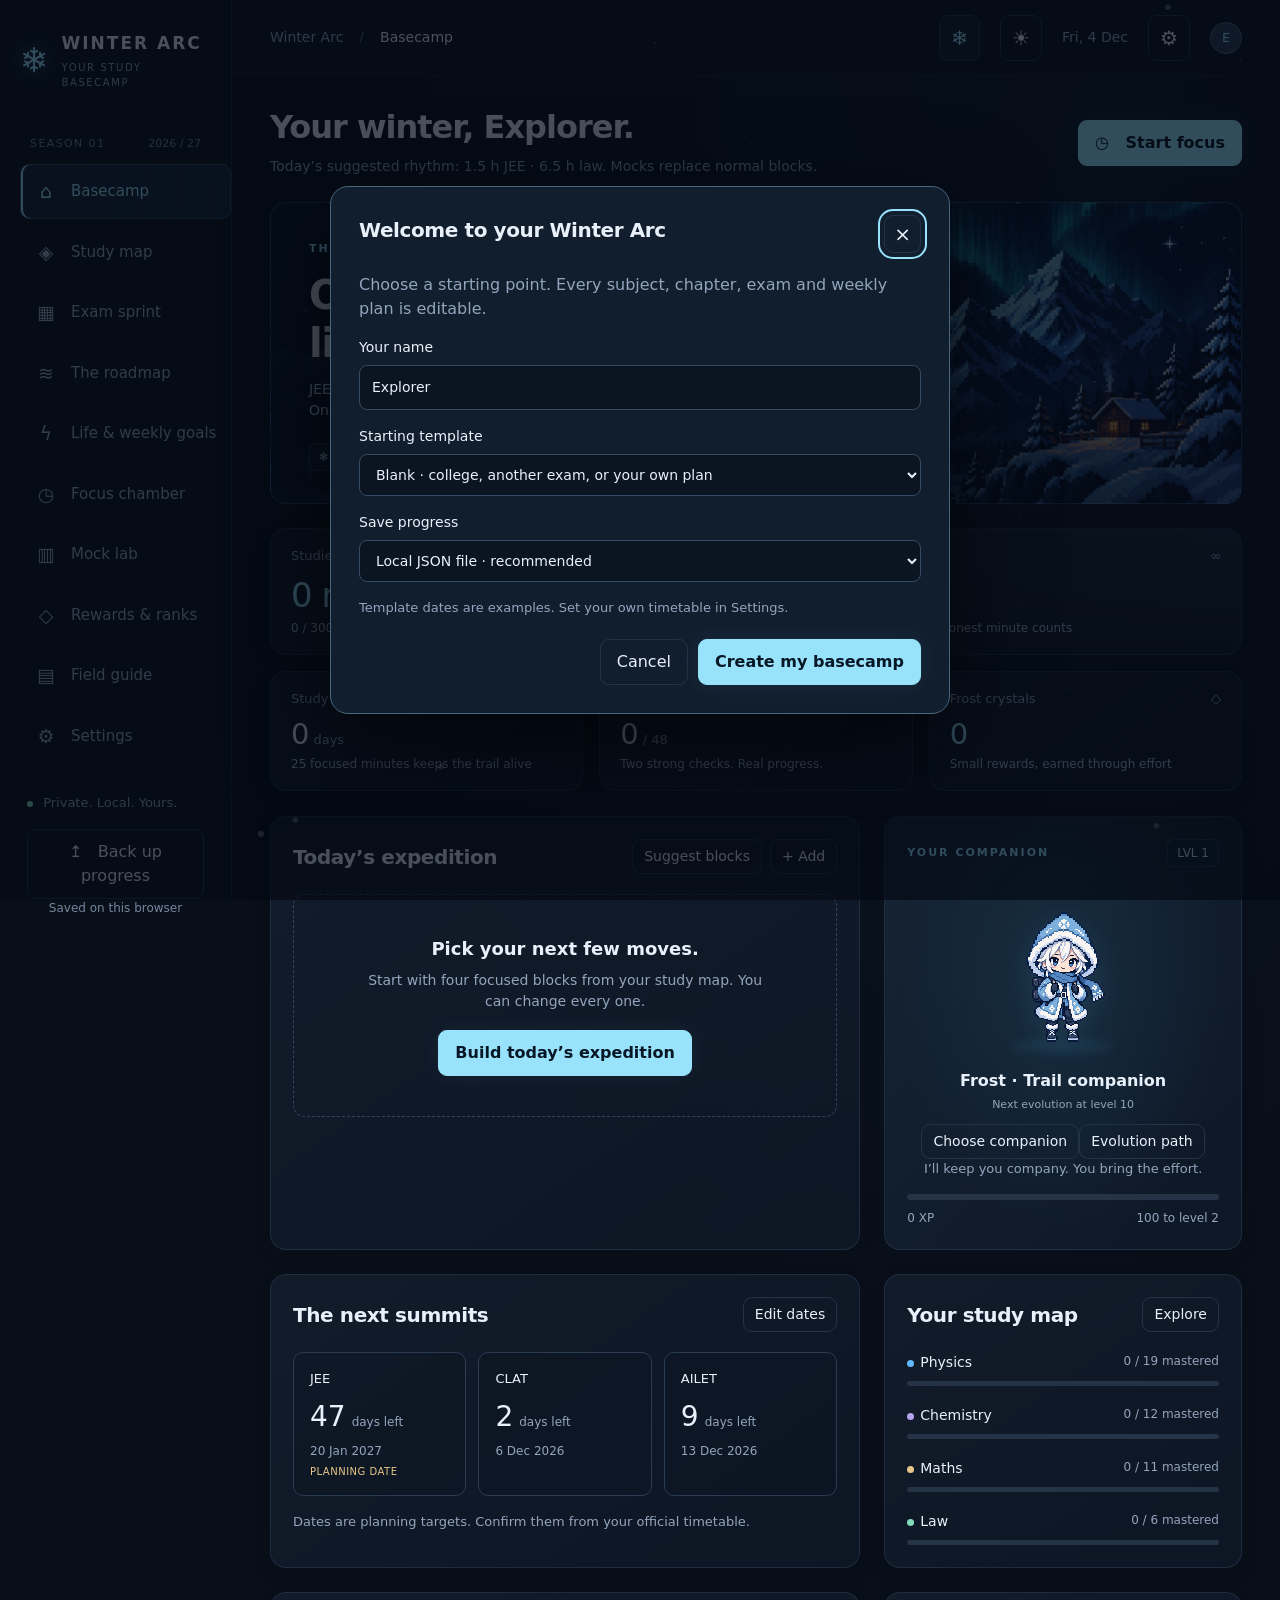
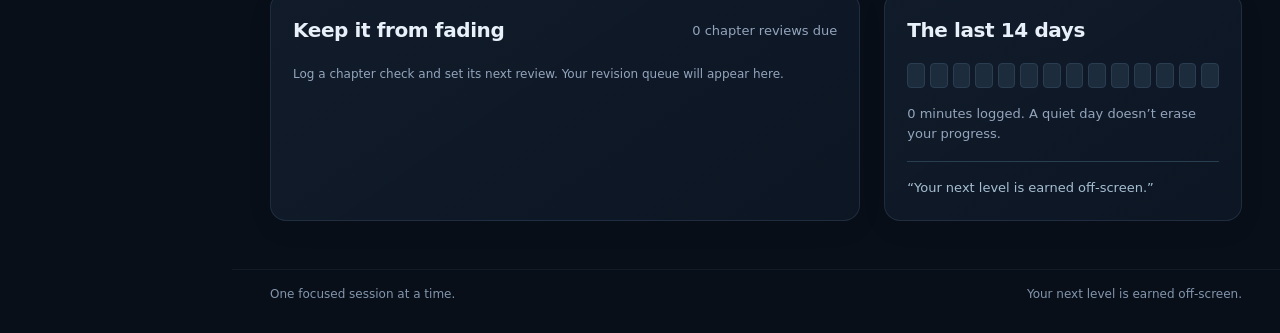
<file: index.html>
<!doctype html>
<html lang="en">
<head>
  <meta charset="utf-8"><meta name="viewport" content="width=device-width,initial-scale=1,viewport-fit=cover,interactive-widget=resizes-content">
  <meta name="theme-color" content="#09121e"><meta name="description" content="Your private Winter Arc study basecamp. Focus, practise, review, and level up.">
  <link rel="canonical" href="https://wintercarc.vercel.app/">
  <meta property="og:type" content="website"><meta property="og:url" content="https://wintercarc.vercel.app/">
  <meta property="og:title" content="Winter Arc — Study. Level up. Make your comeback.">
  <meta property="og:description" content="A free, open-source study planner with evolving pixel companions, focus sessions, and your own syllabus. No account; progress stays local.">
  <meta property="og:image" content="https://wintercarc.vercel.app/assets/social-preview.jpg"><meta property="og:image:width" content="1200"><meta property="og:image:height" content="630">
  <meta property="og:image:alt" content="Winter Arc winter pixel-art basecamp with Frost: Study. Level up. Make your comeback.">
  <meta name="twitter:card" content="summary_large_image"><meta name="twitter:title" content="Winter Arc — Study. Level up. Make your comeback.">
  <meta name="twitter:description" content="Free, open-source study planner. Evolving pixel companions, focus sessions, and your own syllabus. Progress stays local."><meta name="twitter:image" content="https://wintercarc.vercel.app/assets/social-preview.jpg">
  <title>Winter Arc — Study Basecamp</title>
  <link rel="icon" type="image/png" href="assets/winter-arc-icon.png">
  <link rel="stylesheet" href="styles.css"><link rel="stylesheet" href="motion.css"><link rel="stylesheet" href="planner.css">
  <script defer src="data.js"></script><script defer src="core.js"></script><script defer src="plan.js"></script><script defer src="custom.js"></script><script defer src="disk.js"></script><script defer src="syllabus.js"></script><script defer src="profile.js"></script><script defer src="life.js"></script><script defer src="planner.js"></script><script defer src="app.js"></script><script defer src="motion.js"></script>
</head>
<body>
<a class="skip" href="#main">Skip to study workspace</a>
<div id="snow" aria-hidden="true"></div>
<aside class="sidebar" aria-label="Main navigation">
 <a class="brand" href="#basecamp"><span class="brand-icon">❄</span><span>WINTER ARC<small>YOUR STUDY BASECAMP</small></span></a>
 <div class="season-label">SEASON 01 <span>2026 / 27</span></div>
 <nav id="nav"></nav>
 <div class="sidebar-bottom"><div class="local-label"><span></span> Private. Local. Yours.</div><button class="quiet wide" data-action="export">↥ &nbsp; Back up progress</button><p id="save-status">Saved on this browser</p></div>
</aside>
<div class="shell">
 <header class="topbar"><div><span class="breadcrumb">Winter Arc</span><span class="slash">/</span><span id="page-label">Basecamp</span></div><div class="top-tools"><span id="today-label"></span><button class="icon-button" data-action="settings" aria-label="Open settings">⚙</button><span class="avatar-initial">A</span></div></header>
 <main id="main" tabindex="-1"></main>
 <footer>One focused session at a time. <span>Your next level is earned off-screen.</span></footer>
</div>
<div id="timer-dock" hidden></div><div id="toast" role="status" aria-live="polite"></div>
<dialog id="modal" aria-labelledby="modal-title"><div id="modal-content"></div></dialog>
<dialog id="tutorial" aria-labelledby="tutorial-title"></dialog>
<dialog id="celebration" aria-labelledby="celebration-title"></dialog>
<input type="file" id="syllabus-file" accept=".pdf,.docx,.txt,.md,application/pdf,application/vnd.openxmlformats-officedocument.wordprocessingml.document" hidden>
<input type="file" id="import-file" accept="application/json,.json" hidden>
<script>if(location.protocol==='file:')document.documentElement.dataset.direct='true';</script>
</body></html>
</file>
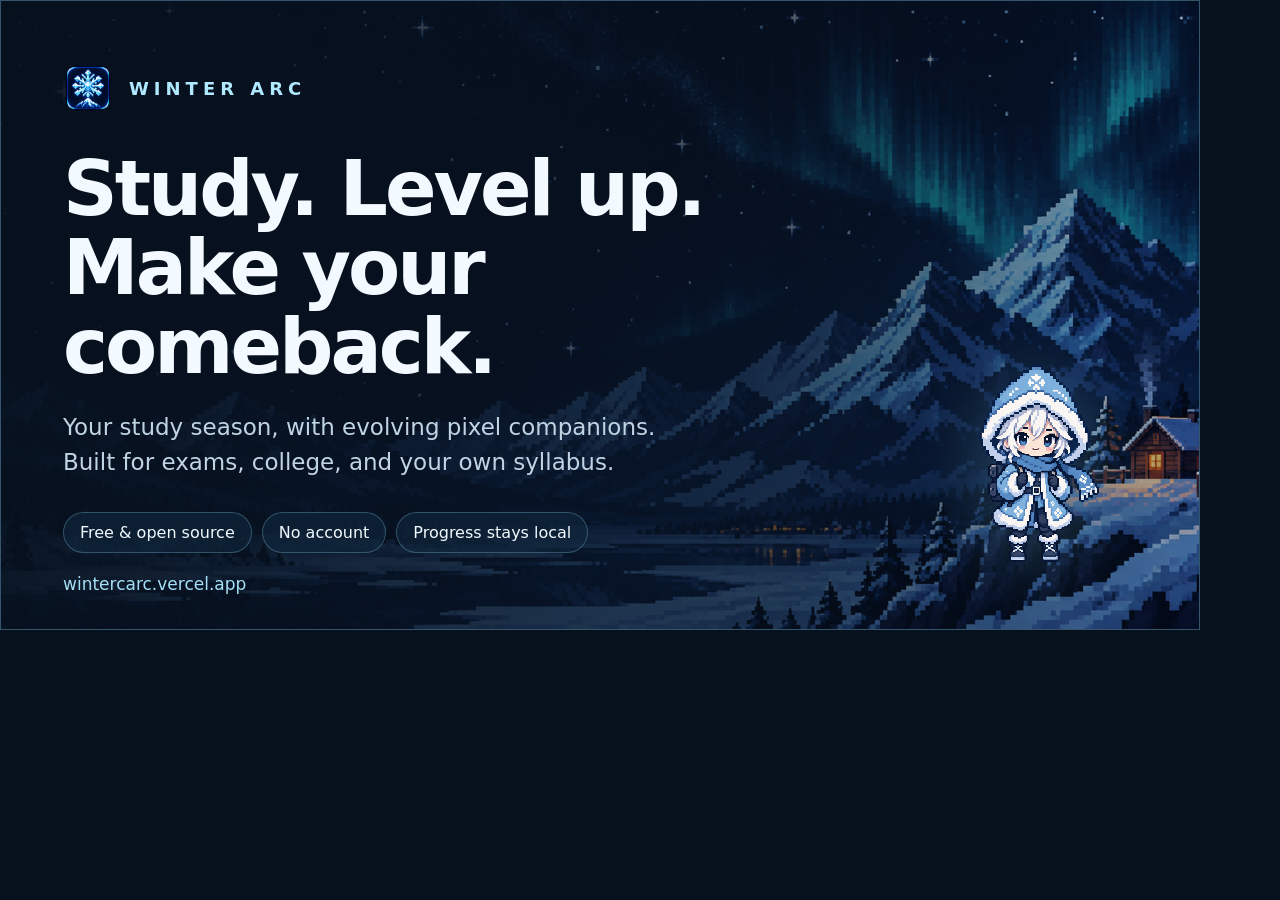
<file: docs/social-card.html>
<!doctype html><html><head><meta charset="utf-8"><title>Winter Arc · Launch card</title><style>*{box-sizing:border-box}body{margin:0;background:#07111e;color:#f2f9ff;font-family:'Segoe UI',system-ui,sans-serif}.card{width:1200px;height:630px;position:relative;overflow:hidden;border:1px solid #35556d;background:linear-gradient(90deg,#07111ef0,#07111eaa 65%,#07111e44),url('../assets/winter-banner.png') center/cover;padding:62px}.brand{font-size:18px;letter-spacing:5px;color:#b0e9ff;font-weight:700;display:flex;gap:16px;align-items:center}.brand img{width:50px;height:50px;border-radius:12px}h1{font-size:76px;line-height:1.04;letter-spacing:-3px;max-width:780px;margin:36px 0 24px}p{font-size:23px;line-height:1.5;color:#c0d4e4;max-width:670px;margin:0}.pills{display:flex;gap:10px;margin-top:33px}.pills span{border:1px solid #89cce84d;padding:10px 16px;border-radius:25px;background:#12283e99;font-size:16px}.url{position:absolute;bottom:35px;left:62px;color:#a5dff6;font-size:17px}.pet{position:absolute;right:34px;bottom:24px;width:260px;height:290px;object-fit:contain;image-rendering:pixelated;filter:drop-shadow(0 10px 35px #84dfff44)}</style></head><body><div class="card"><div class="brand"><img src="../assets/winter-arc-icon.png" alt="">WINTER ARC</div><h1>Study. Level up.<br>Make your comeback.</h1><p>Your study season, with evolving pixel companions.<br>Built for exams, college, and your own syllabus.</p><div class="pills"><span>Free & open source</span><span>No account</span><span>Progress stays local</span></div><div class="url">wintercarc.vercel.app</div><img class="pet" src="../assets/winter-companion.png" alt="Frost"></div></body></html>
</file>
<file: styles.css>
:root{color-scheme:dark;--bg:#090f19;--surface:#101a28;--surface2:#142133;--line:#243347;--muted:#93a5bd;--text:#e8f0fa;--ice:#98e2fc;--blue:#60b9ff;--green:#83ddbd;--amber:#e8c589;--radius:16px;--font:'Segoe UI',system-ui,sans-serif}
*{box-sizing:border-box}body{margin:0;background:radial-gradient(ellipse at 75% 0%,#12283f66,transparent 50%),var(--bg);font:16px/1.5 var(--font);color:var(--text)}button,input,select,textarea{font:inherit}button,a,input,select,textarea{-webkit-tap-highlight-color:transparent}button{cursor:pointer}button:disabled{cursor:not-allowed;opacity:.4}button:focus-visible,a:focus-visible,input:focus-visible,select:focus-visible,textarea:focus-visible{outline:2px solid var(--ice);outline-offset:4px}button{border:1px solid var(--line);background:#1a293b;color:var(--text);border-radius:9px;padding:10px 16px;transition:background .18s,transform .18s,border-color .18s}button:hover:not(:disabled){background:#263d54;border-color:#4d708b;transform:translateY(-1px)}button.primary{background:var(--ice);color:#071725;border-color:var(--ice);font-weight:650;box-shadow:0 0 22px #9ce8ff12}button.primary:hover{background:#c4f0ff}button.quiet{background:transparent}button.small{padding:6px 11px;font-size:14px}button.icon-button{padding:7px 11px;background:transparent;font-size:20px}a{color:var(--ice);text-decoration:none}.wide{width:100%}.skip{position:fixed;top:-100px;left:20px;z-index:99;padding:12px;background:var(--bg)}.skip:focus{top:10px}.sidebar{position:fixed;inset:0 auto 0 0;width:232px;background:#0c1420ed;border-right:1px solid #24334799;display:flex;flex-direction:column;padding:31px 20px;z-index:5;backdrop-filter:blur(20px)}.brand{display:flex;gap:11px;align-items:center;font-weight:750;letter-spacing:2px;color:var(--text);font-size:17px}.brand-icon{font-size:34px;font-weight:400;color:var(--ice);text-shadow:0 0 22px #63cbff77}.brand small{display:block;letter-spacing:1.6px;font-size:10px;color:var(--muted);font-weight:500;margin-top:3px}.season-label{font-size:11px;letter-spacing:1.4px;color:#70859f;margin:46px 10px 12px}.season-label span{float:right;letter-spacing:0}nav{display:grid;gap:6px}nav button{display:flex;align-items:center;gap:14px;text-align:left;border:1px solid transparent;background:transparent;padding:12px 14px;color:#9bacc1;font-size:15px}nav button.active{color:var(--ice);background:linear-gradient(100deg,#233d536b,#152438);border-color:#30465b}nav button span{font-size:19px;width:22px;text-align:center}.sidebar-bottom{margin-top:auto;padding:30px 7px 0}.local-label{font-size:13px;color:var(--muted);margin-bottom:16px}.local-label span{display:inline-block;width:6px;height:6px;border-radius:50%;background:var(--green);margin-right:6px}.sidebar-bottom p{font-size:12px;color:#73869f;text-align:center}.shell{margin-left:232px}.topbar{height:76px;border-bottom:1px solid #24334777;display:flex;justify-content:space-between;align-items:center;padding:0 38px;font-size:14px}.breadcrumb{color:var(--muted)}.slash{margin:0 16px;color:#496079}.top-tools{display:flex;gap:20px;align-items:center;color:var(--muted)}.avatar-initial{background:#283b51;border:1px solid #48667d;border-radius:50%;width:32px;height:32px;display:grid;place-items:center;color:var(--ice);font-size:13px}main{max-width:1440px;margin:auto;padding:32px 38px 24px;outline:none}footer{max-width:1440px;padding:15px 38px 30px;margin:auto;font-size:12px;color:#8295ad;border-top:1px solid #24334755}footer span{float:right}h1,h2,h3,p{margin-top:0}h1{font-size:32px;letter-spacing:-1px;line-height:1.2;margin-bottom:10px;font-weight:650}h2{font-size:20px;letter-spacing:-.4px;font-weight:600;margin-bottom:18px}h3{font-size:16px;font-weight:600;margin-bottom:8px}.muted{color:var(--muted)}.eyebrow{font-size:11px;font-weight:650;letter-spacing:2px;color:var(--ice);text-transform:uppercase}.page-heading{display:flex;justify-content:space-between;gap:20px;align-items:center;margin:0 0 25px}.page-heading p{margin:0;color:var(--muted);font-size:14px}.banner{position:relative;min-height:232px;border:1px solid #46688477;border-radius:var(--radius);overflow:hidden;background:radial-gradient(ellipse at 70% 0%,#30657888,transparent 50%),linear-gradient(125deg,#101e30,#182e43 60%,#28485e);display:flex;justify-content:space-between;align-items:center;padding:32px 38px;margin-bottom:24px;isolation:isolate}.banner.has-art{background-image:linear-gradient(90deg,#071321e8,#07132188 52%,#07132122),url('assets/winter-banner.png');background-size:cover;background-position:center 55%}.banner::after{content:'';position:absolute;inset:0;background:linear-gradient(0deg,#09121d55,transparent 45%);z-index:-1}.banner h1{font-size:40px;max-width:540px;letter-spacing:-1.5px;margin:12px 0}.banner p{font-size:14px;color:#bbcede;max-width:445px;margin-bottom:22px}.tag{display:inline-flex;gap:6px;align-items:center;background:#0e1f31b0;border:1px solid #526d8155;border-radius:6px;padding:4px 9px;color:#c0d8eb;font-size:12px}.banner-tags{display:flex;gap:8px;flex-wrap:wrap}.hero-snow{position:absolute;right:30px;top:13px;font-size:120px;color:#b6e7ff19;line-height:1;z-index:-1}.stats-grid{display:grid;grid-template-columns:repeat(4,1fr);gap:16px;margin:0 0 25px}.card{background:linear-gradient(145deg,#152132b3,#0e1827c7);border:1px solid #293a4e9e;border-radius:var(--radius);padding:22px;box-shadow:0 8px 28px #0000000d;backdrop-filter:blur(16px)}.stat{padding:17px 20px}.stat-label{font-size:13px;color:var(--muted);display:flex;justify-content:space-between;gap:10px}.stat-value{font-size:29px;letter-spacing:-1px;margin:7px 0 2px;line-height:1.3}.stat-value small{font-size:13px;letter-spacing:0;color:var(--muted);margin-left:5px}.stat-foot{font-size:12px;color:#a0b2c7}.ice{color:var(--ice)}.two-col{display:grid;grid-template-columns:minmax(0,1.65fr) minmax(285px,1fr);gap:24px;margin-bottom:24px}.three-col{display:grid;grid-template-columns:repeat(3,1fr);gap:18px}.section-head{display:flex;align-items:center;justify-content:space-between;gap:12px;margin-bottom:20px}.section-head h2{margin:0}.section-head .muted{font-size:13px}.quests{display:grid;gap:10px}.quest{display:flex;gap:13px;align-items:center;background:#0b142188;border:1px solid #26374b;border-radius:10px;padding:15px}.quest .quest-text{flex:1;min-width:0}.quest h3{margin:0 0 4px;font-size:14px}.quest p{font-size:12px;color:var(--muted);margin:0}.quest.done h3{text-decoration:line-through;color:var(--muted)}.check{width:23px;height:23px;border-radius:6px;padding:0;flex-shrink:0;font-size:13px;color:var(--green)}.subject-dot{width:7px;height:7px;border-radius:50%;display:inline-block;background:var(--blue);margin-right:6px}.subject-dot.Chemistry{background:#b7a4ee}.subject-dot.Maths{background:#e8c589}.subject-dot.Law{background:var(--green)}.xp-pill{font-size:12px;color:var(--ice);white-space:nowrap}.helper{font-size:13px;color:var(--muted);margin:16px 0 0}.companion{position:relative;text-align:center;background:radial-gradient(ellipse at 50% 40%,#2a648138,transparent 65%),linear-gradient(130deg,#152434,#0d1726)}.companion .section-head{text-align:left}.companion-stage{height:141px;display:grid;place-items:center;position:relative}.companion-stage::after{content:'';position:absolute;width:104px;height:14px;border-radius:50%;background:#6bc7ff13;bottom:10px;filter:blur(5px)}.pet{height:135px;width:135px;object-fit:contain;image-rendering:pixelated;animation:bob 3s ease-in-out infinite;z-index:1}.pet-placeholder{font-size:64px;color:var(--ice);text-shadow:0 0 30px #80ddff66}.companion h3{margin:6px 0 3px}.companion p{font-size:13px;color:var(--muted);margin-bottom:16px}.xp-track,.track{height:6px;background:#253346;border-radius:8px;overflow:hidden}.xp-track span,.track span{height:100%;display:block;background:linear-gradient(90deg,#559ce1,#a8edff);border-radius:inherit;transition:width .6s}.track{height:5px}.progress-label{display:flex;justify-content:space-between;font-size:12px;color:var(--muted);margin:9px 0 0}.countdown-grid{display:grid;grid-template-columns:repeat(3,1fr);gap:12px}.countdown{padding:16px;border:1px solid #293c52;border-radius:10px;background:#0b142166}.countdown p{font-size:12px;color:var(--muted);margin:4px 0}.countdown strong{font-size:28px;font-weight:500}.countdown strong small{font-size:12px;color:var(--muted);margin-left:6px}.countdown .exam-name{font-size:13px;color:var(--text);margin:0 0 7px}.countdown .provisional{font-size:10px;color:var(--amber);letter-spacing:.5px}.subject-progress{margin-bottom:19px}.subject-progress:last-child{margin:0}.subject-progress .row{display:flex;justify-content:space-between;margin-bottom:8px;font-size:14px}.subject-progress .row small{font-size:12px;color:var(--muted)}.quote{font-size:13px;color:#a6bfd2;padding-top:16px;border-top:1px solid #2a3e52;margin-top:18px}.tabs{display:flex;gap:8px;flex-wrap:wrap;margin-bottom:24px}.tabs button{font-size:14px;background:transparent;padding:8px 18px;border-radius:8px}.tabs button.selected{background:#243d52;border-color:#52839c;color:var(--ice)}.toolbar{display:flex;gap:12px;align-items:center;flex-wrap:wrap;margin-bottom:22px}.toolbar input{flex:1;min-width:170px}.field{display:grid;gap:7px;font-size:14px;margin-bottom:16px}.field small{color:var(--muted);font-size:12px}input,select,textarea{width:100%;min-width:0;border:1px solid #354b63;border-radius:8px;color:var(--text);background:#0b1522;padding:11px 12px}input[type=checkbox]{width:18px;height:18px;accent-color:var(--ice)}textarea{resize:vertical;min-height:95px}input[type=range]{padding:0;accent-color:var(--ice)}.chapter-grid{display:grid;grid-template-columns:repeat(3,minmax(0,1fr));gap:16px}.chapter{display:flex;flex-direction:column;min-height:190px}.chapter .eyebrow{font-size:10px;letter-spacing:1.4px;color:var(--muted)}.chapter h3{font-size:17px;margin-top:12px}.chapter p{font-size:13px;color:var(--muted);flex:1}.chapter-bottom{display:flex;justify-content:space-between;align-items:center;gap:10px}.status{font-size:11px;border-radius:5px;padding:3px 7px;background:#263347;color:#acbfd5;white-space:nowrap}.status.mastered{background:#17372f;color:#94e4c6}.status.learning{background:#233f5a;color:#a4d9ff}.status.practice{background:#40351f;color:#ebd19b}.status.revision{background:#302a4b;color:#c8b9f4}.empty{text-align:center;padding:40px 20px;color:var(--muted);border:1px dashed #31465c;border-radius:12px}.empty strong{display:block;color:var(--text);font-size:18px;margin-bottom:8px}.empty p{font-size:14px;margin:0 auto 18px;max-width:400px}.roadmap{display:grid;gap:14px}.week{display:grid;grid-template-columns:160px 1fr auto;gap:20px;align-items:start}.week.current{border-color:#669aba;background:linear-gradient(110deg,#18334a,#111d2d)}.week-time strong{display:block;font-size:16px;margin:6px 0}.week-time small{color:var(--muted);font-size:12px}.week-content{display:grid;grid-template-columns:repeat(3,1fr);gap:14px}.week-content b{font-size:12px;color:var(--ice);font-weight:500}.week-content p{font-size:14px;margin:5px 0 0;white-space:pre-wrap}.week-note{grid-column:1/-1;color:var(--muted);font-size:13px;border-top:1px solid #31425766;padding-top:10px}.focus-layout{display:grid;grid-template-columns:minmax(0,1.6fr) minmax(280px,1fr);gap:24px}.focus-card{min-height:470px;text-align:center;padding:32px;background:radial-gradient(circle at 50% 35%,#20496655,transparent 60%),#101b2a}.focus-clock{font-size:80px;font-weight:250;letter-spacing:-4px;font-variant-numeric:tabular-nums;margin:20px 0 8px;line-height:1.3}.focus-card .focus-caption{font-size:14px;color:var(--muted)}.focus-controls{display:flex;justify-content:center;gap:10px;flex-wrap:wrap;margin:24px 0}.focus-config{text-align:left;max-width:420px;margin:25px auto 0;display:grid;grid-template-columns:1fr 1fr;gap:14px}.focus-config .field{margin:0}.focus-config .span-two{grid-column:1/-1}.focus-card.running .focus-config{display:none}.session-row{display:flex;justify-content:space-between;align-items:center;border-bottom:1px solid #263a4f;padding:14px 0;font-size:14px}.session-row:last-child{border:0}.session-row small{display:block;color:var(--muted);font-size:12px;margin-top:3px}.row-actions{display:flex;gap:8px;align-items:center;flex-wrap:wrap}.table-wrap{overflow:auto}table{border-collapse:collapse;width:100%;font-size:14px;text-align:left}th{font-size:12px;color:var(--muted);font-weight:500;white-space:nowrap}td,th{padding:14px 12px;border-bottom:1px solid #26384b}td:first-child,th:first-child{padding-left:0}.chart{width:100%;height:175px;overflow:visible}.chart text{font-family:var(--font);fill:#93a5bd;font-size:12px}.chart line{stroke:#2a3d51}.error-card{display:flex;gap:16px;align-items:start;padding:18px 0;border-bottom:1px solid #25374b}.error-card:last-child{border:0}.error-card>div{flex:1}.error-card p{white-space:pre-wrap;font-size:14px;color:var(--muted);margin:7px 0}.error-card small{font-size:12px;color:var(--amber)}.reward-grid{display:grid;grid-template-columns:repeat(3,1fr);gap:18px}.reward{position:relative;display:flex;flex-direction:column;min-height:215px}.reward-icon{font-size:28px;color:var(--ice);margin:0 0 18px}.reward p{color:var(--muted);font-size:14px;flex:1}.reward .row-actions{justify-content:space-between}.achievement-grid{display:grid;grid-template-columns:repeat(3,1fr);gap:14px}.achievement{display:flex;gap:14px;align-items:center;padding:18px;opacity:.58}.achievement.unlocked{opacity:1;border-color:#578297;background:linear-gradient(120deg,#1b3547,#132131)}.achievement-symbol{font-size:28px;color:var(--ice);width:40px;flex-shrink:0;text-align:center}.achievement h3{font-size:14px;margin:0 0 4px}.achievement p{font-size:12px;color:var(--muted);margin:0}.notice{border:1px solid #3a526b;background:#14293e66;border-radius:10px;padding:14px 17px;font-size:14px;color:#b6cadb;margin:0 0 22px}.notice.amber{border-color:#65543b;background:#352b1c44;color:#d9c298}.settings-grid{display:grid;grid-template-columns:1fr 1fr;gap:24px}.settings-grid .card{align-self:start}.check-label{display:flex;align-items:center;gap:12px;margin-bottom:17px;font-size:14px}.prose{max-width:850px}.prose p,.prose li{font-size:15px;color:#b6c5d8}.prose h3{margin-top:25px;color:var(--ice)}.prose details{border-bottom:1px solid #2b3e52;padding:16px 0}.prose summary{cursor:pointer;font-size:16px;font-weight:600}.prose li{margin-bottom:8px}dialog{max-width:620px;width:calc(100% - 32px);max-height:90vh;border:1px solid #48657e;border-radius:18px;background:#111e2e;color:var(--text);padding:28px;box-shadow:0 30px 100px #0009}dialog::backdrop{background:#030a13b0;backdrop-filter:blur(8px)}.dialog-heading{display:flex;justify-content:space-between;gap:15px;align-items:start;margin-bottom:20px}.dialog-heading h2{margin:0}.dialog-heading button{padding:3px 9px;background:transparent;font-size:20px}.form-grid{display:grid;grid-template-columns:1fr 1fr;gap:0 16px}.form-grid .span-two{grid-column:1/-1}.dialog-actions{display:flex;justify-content:flex-end;gap:10px;margin-top:22px}.danger{color:#ffb7b7}.validation{color:#ffc6a2;font-size:14px;min-height:0;margin:0 0 10px}.note-list{font-size:13px;color:var(--muted);padding-left:18px}.note-list li{margin:8px 0}#toast{position:fixed;bottom:24px;left:calc(50% + 100px);transform:translate(-50%,20px);background:#d2f3ff;color:#102536;padding:12px 21px;z-index:30;border-radius:10px;box-shadow:0 15px 40px #0005;opacity:0;pointer-events:none;transition:.2s;max-width:calc(100% - 30px);font-size:14px}#toast.show{opacity:1;transform:translate(-50%,0)}#timer-dock{position:fixed;bottom:20px;right:22px;background:#14283aed;border:1px solid #4e88a8;border-radius:12px;padding:12px 18px;z-index:10;backdrop-filter:blur(12px);box-shadow:0 8px 30px #0006;font-size:14px}#timer-dock button{margin-left:12px}#celebration{text-align:center;max-width:440px;padding:42px;background:radial-gradient(circle at 50% 30%,#265575,#111e2e 70%)}#celebration .burst{font-size:65px;color:var(--ice);animation:burst .6s ease-out}#celebration h2{font-size:36px;margin:18px 0 8px}#celebration p{color:var(--muted)}#snow{position:fixed;inset:0;overflow:hidden;pointer-events:none;z-index:0}#snow i{position:absolute;top:-20px;background:#d6f3ff;border-radius:50%;animation:snowfall linear infinite;opacity:0}.sidebar,.shell{position:relative}.sidebar{position:fixed}.shell{z-index:1}body.still *{animation:none!important;transition:none!important}body.still #snow{display:none}.inline-link{padding:0;border:0;background:none;color:var(--ice);font-size:13px;text-decoration:underline;text-underline-offset:3px}.activity-strip{display:flex;gap:5px;margin:14px 0}.activity-day{flex:1;height:25px;border-radius:4px;background:#1d2c3d;border:1px solid #2a3d51}.activity-day.active{background:#487f9b;border-color:#79bfdb}.pill-row{display:flex;gap:8px;flex-wrap:wrap}.mt{margin-top:24px}.mb{margin-bottom:24px}.prewrap{white-space:pre-wrap}.tiny{font-size:12px}.focus-only .sidebar,.focus-only .topbar,.focus-only footer{display:none}.focus-only .shell{margin:0}.focus-only main{max-width:1000px}.focus-only #snow{opacity:.3}#storage-warning{position:fixed;top:0;left:0;right:0;background:#713d27;color:white;z-index:100;padding:14px;text-align:center;font-size:14px}
@keyframes bob{0%,100%{transform:translateY(0)}50%{transform:translateY(-7px)}}@keyframes snowfall{0%{transform:translate(0,-20px);opacity:0}10%{opacity:.45}90%{opacity:.25}100%{transform:translate(70px,105vh);opacity:0}}@keyframes burst{from{transform:scale(.3) rotate(-45deg);opacity:0}to{transform:scale(1) rotate(0);opacity:1}}
@media(prefers-reduced-motion:reduce){*,*::before,*::after{animation:none!important;transition:none!important}#snow{display:none}}
@media(min-width:1600px){main{padding-top:40px}.banner{min-height:260px}.banner h1{font-size:46px}}
@media(max-width:1150px){.sidebar{width:200px;padding:28px 14px}.shell{margin-left:200px}main{padding:26px 24px}.topbar{padding:0 24px}.two-col{grid-template-columns:minmax(0,1.4fr) minmax(260px,1fr);gap:18px}.chapter-grid{grid-template-columns:repeat(2,1fr)}.week{grid-template-columns:125px 1fr auto}.week-content{grid-template-columns:1fr}.week-note{grid-column:auto}.stats-grid{gap:10px}.stat{padding:15px}.stat-label{font-size:12px}.banner h1{font-size:34px}.banner{padding:27px}}
@media(max-width:850px){.sidebar{width:76px;padding:22px 10px}.brand{justify-content:center}.brand>span:last-child,.season-label,.sidebar-bottom,nav button .nav-label{display:none}nav{margin-top:35px}nav button{justify-content:center;padding:12px}nav button span{margin:0}.shell{margin-left:76px}.two-col,.focus-layout{grid-template-columns:1fr}.companion-stage{height:130px}.companion{display:none}.reward-grid,.achievement-grid{grid-template-columns:repeat(2,1fr)}.settings-grid{grid-template-columns:1fr}.banner h1{font-size:34px}.stats-grid{grid-template-columns:repeat(2,1fr)}#toast{left:50%}}
@media(max-width:550px){.sidebar{inset:auto 0 0;width:auto;height:65px;padding:4px 7px;border-top:1px solid var(--line);border-right:0}.brand{display:none}nav{display:flex;margin:0;justify-content:space-between;gap:0;height:100%}nav button{padding:8px 10px}nav button[data-page=settings],nav button[data-page=guide]{display:none}.shell{margin-left:0;padding-bottom:65px}.topbar{height:58px;padding:0 17px}.top-tools{gap:10px}#today-label{display:none}main{padding:22px 16px}.banner{min-height:220px;padding:24px}.banner h1{font-size:32px}.banner p{font-size:13px}.page-heading{align-items:start;gap:12px}.page-heading h1{font-size:28px}.page-heading .primary{font-size:13px;padding:9px 11px}.card{padding:18px}.countdown-grid{gap:7px}.countdown{padding:10px}.countdown strong{font-size:24px}.countdown .exam-name{font-size:12px}.countdown strong small{display:block;margin:0}.chapter-grid,.reward-grid,.achievement-grid{grid-template-columns:1fr}.week{grid-template-columns:1fr auto;gap:12px}.week-time{grid-column:1}.week-content{grid-row:2;grid-column:1/-1}.week>button{grid-column:2;grid-row:1}.focus-clock{font-size:66px}.focus-card{min-height:420px}.focus-config,.form-grid{grid-template-columns:1fr}.form-grid .span-two,.focus-config .span-two{grid-column:auto}.countdown p{font-size:11px}footer{padding:18px;font-size:11px}footer span{display:none}#timer-dock{bottom:78px;right:12px}#toast{bottom:82px}.topbar .slash{margin:0 10px}.quest{padding:12px}.quest .xp-pill{display:none}.three-col{grid-template-columns:1fr}.banner-tags .tag{font-size:11px}dialog{padding:22px}.focus-only .shell{padding-bottom:0}}
/* First snowfall: the same workspace, in icy white and graphite. */
nav button .nav-label{width:auto;flex:1;font-size:15px;text-align:left;white-space:nowrap}
.banner.has-art{background-position:center 70%}
:root[data-theme=light]{color-scheme:light;--bg:#edf3f8;--surface:#fff;--surface2:#e7eff6;--line:#cbd8e4;--muted:#536b82;--text:#152c40;--ice:#176387;--blue:#277fb0;--green:#257758;--amber:#855d18}
[data-theme=light] body{background:radial-gradient(ellipse at 75% 0%,#c3e8f780,transparent 60%),var(--bg)}
[data-theme=light] .sidebar{background:#f5f9fce8;border-color:#cbd8e4}[data-theme=light] .brand-icon{text-shadow:none}[data-theme=light] nav button{color:#4a637b}[data-theme=light] nav button.active{background:linear-gradient(100deg,#d5eaf5,#e5f0f6);color:#175b7b;border-color:#b5d4e5}[data-theme=light] .topbar{border-color:#ccdbe7}[data-theme=light] .avatar-initial{background:#d9eaf4;border-color:#b0ccdc}[data-theme=light] .card{background:linear-gradient(135deg,#ffffffdc,#f6faffdc);border-color:#cadbe8;box-shadow:0 8px 26px #39648107}[data-theme=light] button{background:#e5eff6;border-color:#c3d5e3}[data-theme=light] button:hover:not(:disabled){background:#d5e7f2;border-color:#9fbdcf}[data-theme=light] button.primary{background:#153c56;color:#f0faff;border-color:#153c56}[data-theme=light] button.primary:hover{background:#225775}[data-theme=light] button.quiet,[data-theme=light] button.icon-button{background:transparent}[data-theme=light] .banner{color:#f0f8ff;border-color:#afc6d7}[data-theme=light] .banner .eyebrow{color:#a7eaff}[data-theme=light] .banner .tag{background:#142b40b0;border-color:#6f8e9e66;color:#d7edf7}[data-theme=light] .quest{background:#f2f7fb;border-color:#d4e0eb}[data-theme=light] .companion{background:radial-gradient(ellipse at 50% 40%,#b6e6fc80,transparent 65%),#f8fcff}[data-theme=light] .track,[data-theme=light] .xp-track{background:#dce7ee}[data-theme=light] .track span,[data-theme=light] .xp-track span{background:linear-gradient(90deg,#287ca5,#72c8e5)}[data-theme=light] .tag{background:#e5f1f7;color:#315d76;border-color:#c5dae7}[data-theme=light] .countdown{background:#f3f8fc;border-color:#cadce9}[data-theme=light] .stat-foot{color:#54718a}[data-theme=light] .countdown .provisional{color:#84580a}[data-theme=light] .tabs button.selected{background:#d5eaf5;border-color:#9bc5da;color:#154c6b}[data-theme=light] input,[data-theme=light] select,[data-theme=light] textarea{background:#fff;color:#153047;border-color:#b8cddb}[data-theme=light] .status{background:#e3ecf3;color:#496478}[data-theme=light] .status.mastered{background:#d6efe4;color:#23684c}[data-theme=light] .status.learning{background:#d8edf9;color:#1b638c}[data-theme=light] .status.practice{background:#f4e9cf;color:#825a14}[data-theme=light] .status.revision{background:#e9e2f6;color:#694794}[data-theme=light] .notice{background:#e0eff8;border-color:#b1d1e5;color:#375b75}[data-theme=light] .notice.amber{background:#fff3d8;color:#785617;border-color:#e4cc91}[data-theme=light] .week.current{background:linear-gradient(110deg,#e1f1fb,#f8fcff);border-color:#73afce}[data-theme=light] .week-note,[data-theme=light] .quote,[data-theme=light] td,[data-theme=light] th,[data-theme=light] .session-row,[data-theme=light] .error-card,[data-theme=light] .prose details{border-color:#d3e0ea}[data-theme=light] .quote{color:#476b82}[data-theme=light] .focus-card{background:radial-gradient(circle at 50% 35%,#c9eaf880,transparent 60%),#f9fcff}[data-theme=light] .chart text{fill:#526c83}[data-theme=light] .chart line{stroke:#d6e3ed}[data-theme=light] .achievement.unlocked{background:linear-gradient(120deg,#def1fa,#f4fbff);border-color:#a0c4d9}[data-theme=light] .prose p,[data-theme=light] .prose li{color:#4d667b}[data-theme=light] dialog{background:#f4f9fd;color:#153047;border-color:#a6c5d9}[data-theme=light] dialog::backdrop{background:#172e4266}[data-theme=light] #celebration{background:radial-gradient(circle at 50% 30%,#c3e8f8,#f4f9fd 75%)}[data-theme=light] #timer-dock{background:#f5fbfff2;border-color:#8ebbd1}[data-theme=light] #toast{background:#193f57;color:#effaff}[data-theme=light] .activity-day{background:#e0eaf1;border-color:#cbdde9}[data-theme=light] .activity-day.active{background:#81bdd7;border-color:#62a4c2}[data-theme=light] .danger{color:#a43d3d}[data-theme=light] .validation{color:#a14a1f}[data-theme=light] #snow i{background:#67accb}[data-theme=light] footer{border-color:#cddde8;color:#5e788e}[data-theme=light] .brand small{color:#617e92}[data-theme=light] .empty{border-color:#b8d0e0}[data-theme=light] .check{color:#257758}
[hidden]{display:none!important}
[data-theme=light] nav button:not(.active){background:transparent;border-color:transparent}
@media(max-width:850px){.companion{display:block}.companion-stage{height:115px}.pet{height:110px;width:110px}}

/* Personal profiles, pixel companion choices and an accessible walkthrough. */
.pixel-pet{image-rendering:pixelated;object-fit:contain}.companion-stage .pixel-pet{width:150px;height:170px;filter:drop-shadow(0 12px 18px rgba(50,145,186,.18))}.companion-picker{display:grid;grid-template-columns:repeat(2,minmax(0,1fr));gap:12px;margin:20px 0}.companion-option{display:flex;flex-direction:column;align-items:center;padding:18px;gap:8px;min-width:0;border:1px solid var(--line);border-radius:16px;background:var(--surface)}.companion-option.selected{border-color:var(--ice);box-shadow:0 0 0 2px var(--ice)}.companion-option img{width:110px;height:110px;object-fit:contain}.companion-option span{font-size:12px;line-height:1.5;opacity:.7}#tutorial{position:fixed;inset:auto 22px 22px auto;margin:0;width:min(440px,calc(100vw - 32px));padding:26px;max-height:75vh;border-radius:22px;box-shadow:0 24px 90px #0006}#tutorial::backdrop{background:rgba(5,18,30,.10);backdrop-filter:none;-webkit-backdrop-filter:none}#tutorial h2{margin:12px 0}#tutorial p{line-height:1.65;font-size:14px}#tutorial .row-actions{justify-content:flex-end;margin-top:20px;gap:8px}.tour-hint{border-left:2px solid var(--ice);padding-left:12px;opacity:.8}.tour-dots{display:flex;gap:5px;margin-top:16px}.tour-dots span{width:7px;height:7px;border-radius:50%;background:var(--line)}.tour-dots .active{width:24px;background:var(--ice)}.tour-highlight{outline:3px solid var(--ice);outline-offset:5px;box-shadow:0 0 0 8px #9ce8ff18}.tour-highlight.reveal-pending{opacity:1!important}.weekly-goal{padding:20px 0;border-top:1px solid var(--line)}.weekly-goal h3{margin:10px 0}.weekly-goal .track{margin-top:18px}.countdown-grid{grid-template-columns:repeat(auto-fit,minmax(120px,1fr))}@media(max-width:600px){#tutorial{inset:auto 16px 16px 16px;padding:20px}.companion-option{padding:12px}.companion-option img{width:88px;height:88px}}

body.test-mode{padding-top:48px}body.test-mode .sidebar{top:48px}body.test-mode .topbar{top:48px}

.companion-option img:not(.pixel-pet){width:150px;height:150px;image-rendering:pixelated}.companion .evolution-caption{font-size:11px;margin:4px 0 10px}.evolution-path{display:grid;grid-template-columns:repeat(3,1fr);gap:10px;margin:20px 0}.evolution-form{text-align:center;padding:12px 6px;border:1px solid var(--line);border-radius:12px}.evolution-form img{width:100%;height:130px;object-fit:contain;image-rendering:pixelated}.evolution-form small{display:block;color:var(--muted);font-size:11px}.evolution-form.locked img{opacity:.45;filter:grayscale(.7)}.evolution-form.current{border-color:var(--ice)}@media(max-width:600px){.companion-option img:not(.pixel-pet){width:110px;height:110px}.evolution-form img{height:95px}}

@media(min-width:601px){.companion-picker{grid-template-columns:repeat(3,minmax(0,1fr))}.companion-option{padding:14px 8px}.companion-option img:not(.pixel-pet){width:130px;height:140px}.companion-option img.pixel-pet{width:100px;height:140px}}
.companion-stage{height:176px}.companion-stage .pet:not(.pixel-pet){width:170px;height:170px}.evolution-form img{height:180px}.evolution-form.locked img{opacity:.7;filter:grayscale(.2)}@media(max-width:600px){.evolution-form img{height:110px}}

.study-stats{grid-template-columns:repeat(6,minmax(0,1fr))}.study-stats .stat{grid-column:span 2}.study-stats .stat:nth-child(-n+2){grid-column:span 3;background:radial-gradient(ellipse at 100% 0%,#83d8ff12,transparent 70%),var(--surface)}.study-stats .stat:nth-child(-n+2) .stat-value{color:var(--ice);font-size:34px;font-variant-numeric:tabular-nums}.study-totals{display:grid;grid-template-columns:repeat(2,minmax(0,1fr));gap:16px;margin-bottom:24px}.study-totals .stat-value{font-variant-numeric:tabular-nums;color:var(--ice)}@media(max-width:550px){.study-stats{grid-template-columns:repeat(2,minmax(0,1fr))}.study-stats .stat,.study-stats .stat:nth-child(-n+2){grid-column:auto}.study-stats .stat:last-child{grid-column:1/-1}.study-stats .stat:nth-child(-n+2) .stat-value{font-size:27px}.study-totals{gap:10px}.study-totals .stat-value{font-size:27px}}

/* Document previews stay contained on phones; cards are editable before import. */
.import-courses{display:grid;gap:14px;margin:18px 0}.import-course{padding:16px;border:1px solid var(--line);border-radius:16px;background:var(--surface)}.import-include{display:flex;gap:10px;align-items:flex-start;margin-bottom:12px}.import-include input{width:22px;height:22px;flex:0 0 22px;margin-top:3px}.import-include span{min-width:0;overflow-wrap:anywhere}.import-course textarea{min-height:145px;max-height:320px;resize:vertical}.import-course small{color:var(--muted)}

/* Anime forms use distinct generated artwork; originals retain lightweight aura upgrades. */
.evolution-art{position:relative;display:inline-grid;place-items:center}
.evolution-form.locked img{opacity:1;filter:none}
.original-evolution.stage-1 img{filter:drop-shadow(0 0 5px var(--companion-color,#98e2fc))}
.original-evolution.stage-2 img{filter:drop-shadow(0 0 10px var(--companion-color,#98e2fc))}
.evolution-path{display:grid;grid-template-columns:repeat(3,minmax(0,1fr));gap:12px}.evolution-form{min-width:0}.evolution-kind{display:block;font-size:11px;color:var(--muted);margin:4px 0}.evolution-form .evolution-art{width:100%}.evolution-form .evolution-art img{width:100%;object-fit:contain}
@media(max-width:700px){.evolution-path{grid-template-columns:repeat(2,minmax(0,1fr))}}
</file>
<file: motion.css>
/* Motion is progressive enhancement: all content remains usable without it. */
:root{--ease-out:cubic-bezier(.2,.75,.25,1);--scroll-progress:0}
html.motion-on{scroll-behavior:smooth;scroll-padding-top:95px}
#snow{z-index:2;contain:strict;opacity:.85}
#snow canvas{display:block;pointer-events:none}
html:not(.motion-on) #snow{display:none}
.topbar{position:sticky;top:0;z-index:6;background:#0b1420ba;backdrop-filter:blur(24px) saturate(135%);-webkit-backdrop-filter:blur(24px) saturate(135%)}
.topbar::after{content:'';position:absolute;left:0;right:0;bottom:-1px;height:2px;background:linear-gradient(90deg,transparent,var(--ice));transform:scaleX(var(--scroll-progress));transform-origin:left;opacity:.6;pointer-events:none}
.has-scrolled .topbar{background:#0b1420e6;box-shadow:0 8px 28px #00000014}
[data-theme=light] .topbar{background:#f3f9fcb8}
[data-theme=light] .has-scrolled .topbar{background:#f3f9fce8;box-shadow:0 8px 28px #3763810a}
.motion-on button{transition:background-color .2s,border-color .2s,color .2s,box-shadow .25s,transform .25s var(--ease-out)}
.motion-on button:active:not(:disabled){transform:translateY(0) scale(.97);transition-duration:.08s}
.motion-on nav button{transition:background-color .25s,color .25s,border-color .25s,transform .2s}
nav button.active{box-shadow:inset 2px 0 0 var(--ice)}
.motion-on nav button span:first-child{transition:transform .3s var(--ease-out)}
@media(hover:hover) and (pointer:fine){.motion-on nav button:hover span:first-child{transform:translateY(-2px)}.motion-on .chapter:hover,.motion-on .reward:hover{transform:translateY(-3px);border-color:#59819b;box-shadow:0 12px 32px #0002}.motion-on .card:hover{box-shadow:0 12px 32px #00000012}[data-theme=light].motion-on .chapter:hover,[data-theme=light].motion-on .reward:hover{border-color:#99bfd4;box-shadow:0 12px 32px #477c9c12}}
.motion-on .card{transition:border-color .3s,box-shadow .35s,transform .35s var(--ease-out)}
.motion-on .reveal-pending{opacity:0}
.motion-on .quest{transition:background-color .35s,border-color .35s}
.quest.done{border-color:#4d9a8066;background:#15332944}
[data-theme=light] .quest.done{background:#e8f6ee;border-color:#a8d0bb}
.check[aria-pressed=true]{background:#285543;color:#c2ffe3;border-color:#579d7b}
[data-theme=light] .check[aria-pressed=true]{background:#d4ebdd;color:#245e41;border-color:#79ad8d}
.motion-on input,.motion-on select,.motion-on textarea{transition:border-color .2s,box-shadow .2s,background-color .2s}
input:focus,select:focus,textarea:focus{border-color:var(--ice);box-shadow:0 0 0 3px #73ccef15}
.motion-on dialog[open]{animation:sheet-in .24s var(--ease-out)}
.motion-on dialog[open]::backdrop{animation:backdrop-in .2s ease-out}
.motion-on #toast{transition:opacity .25s,transform .35s var(--ease-out)}
.motion-on .xp-track span,.motion-on .track span{transition:width .7s var(--ease-out)}
.motion-on .companion-stage::after{animation:companion-shadow 3s ease-in-out infinite}
.motion-on .pet{filter:drop-shadow(0 6px 14px #70caff18)}
.motion-on .brand-icon{animation:frost-glow 7s ease-in-out infinite}
.motion-on details[open]>:not(summary){animation:detail-in .25s var(--ease-out)}
.prose summary{padding:4px 0;border-radius:5px;transition:color .2s}
.prose summary:hover{color:var(--ice)}
#back-to-top{position:fixed;right:25px;bottom:85px;z-index:9;width:42px;height:42px;padding:0;border-radius:50%;background:#14283ad9;border:1px solid #42647a;backdrop-filter:blur(18px);box-shadow:0 6px 22px #0002;font-size:20px}
[data-theme=light] #back-to-top{background:#f5fbffdf;border-color:#b4d1e2}
.focus-only #back-to-top{display:none}
.motion-on #back-to-top:not([hidden]){animation:detail-in .25s ease-out}
#motion-toggle[aria-pressed=true]{color:var(--ice);background:#8bdfff0b}
.motion-on .chart polyline{animation:chart-in .45s ease-out}
.motion-on .achievement.unlocked .achievement-symbol{filter:drop-shadow(0 0 6px #90e3ff30)}
body.page-hidden *,body.page-hidden *::before,body.page-hidden *::after{animation-play-state:paused!important}
@keyframes sheet-in{from{opacity:0;transform:translateY(10px) scale(.98)}to{opacity:1;transform:translateY(0) scale(1)}}
@keyframes backdrop-in{from{opacity:0}to{opacity:1}}
@keyframes detail-in{from{opacity:0;transform:translateY(5px)}to{opacity:1;transform:translateY(0)}}
@keyframes chart-in{from{opacity:0}to{opacity:1}}
@keyframes companion-shadow{0%,100%{transform:scale(1);opacity:.8}50%{transform:scale(.82);opacity:.45}}
@keyframes frost-glow{0%,100%{filter:drop-shadow(0 0 0 transparent)}50%{filter:drop-shadow(0 0 6px #8bddff50)}}
@media(max-width:550px){.top-tools{gap:3px}.top-tools .icon-button{padding:5px 8px}#back-to-top{bottom:137px;right:14px}html.motion-on{scroll-padding-top:75px}}
@media(prefers-reduced-motion:reduce){html.motion-on{scroll-behavior:auto}.reveal-pending{opacity:1!important}#snow{display:none!important}*,*::before,*::after{animation:none!important;transition:none!important}}
body.still .reveal-pending{opacity:1!important}

.evolution-reveal{width:180px;height:180px;object-fit:contain;image-rendering:pixelated;filter:drop-shadow(0 0 18px #b987ff60)}.motion-on .evolution-reveal{animation:evolution-in .9s var(--ease-out)}@keyframes evolution-in{from{opacity:0;transform:translateY(15px) scale(.65);filter:brightness(2) drop-shadow(0 0 30px #b987ff)}to{opacity:1;transform:translateY(0) scale(1)}}

/* Gradients keep the glass appearance without repeatedly blurring page pixels. */
.card,.sidebar,.topbar,#timer-dock,#back-to-top{backdrop-filter:none;-webkit-backdrop-filter:none}
dialog::backdrop{backdrop-filter:none;-webkit-backdrop-filter:none}
.motion-on .brand-icon{animation:none}
.motion-on .card{transition:border-color .25s,transform .25s var(--ease-out)}
.chapter{content-visibility:auto;contain-intrinsic-size:auto 190px}
.topbar,.has-scrolled .topbar{background:#0b1420}
[data-theme=light] .topbar,[data-theme=light] .has-scrolled .topbar{background:#f3f9fc}

/* Phone layout: labeled tabs, safe areas, readable forms, and light rendering. */
.mobile-label,nav .mobile-more{display:none}
.mobile-menu{display:grid;gap:6px}
.mobile-menu button{display:flex;align-items:center;gap:14px;text-align:left;min-height:48px}
.mobile-menu button span:nth-child(2){flex:1}
.mobile-menu button[aria-current=page]{border-color:var(--ice);color:var(--ice)}
@media(max-width:700px),(max-height:500px) and (max-width:1000px){
 html{scroll-padding-top:80px}
 html.motion-on{scroll-padding-top:80px}
 body{-webkit-text-size-adjust:100%;font-size:16px}
 .sidebar{inset:auto 0 0;top:auto!important;width:100%;height:auto;padding:6px max(8px,env(safe-area-inset-right)) calc(6px + env(safe-area-inset-bottom)) max(8px,env(safe-area-inset-left));border-top:1px solid var(--line);border-right:0;z-index:20;background:var(--bg)}
 [data-theme=light] .sidebar{background:#f3f9fc}
 .brand,.season-label,.sidebar-bottom{display:none}
 #nav{display:grid;grid-template-columns:repeat(5,minmax(0,1fr));height:60px;margin:0;gap:4px}
 #nav button{min-width:0;min-height:54px;display:none;padding:5px 2px;border-radius:12px;gap:2px;flex-direction:column;justify-content:center}
 #nav button[data-page=basecamp],#nav button[data-page=syllabus],#nav button[data-page=focus],#nav button[data-page=life],#nav .mobile-more{display:flex}
 #nav button[data-page=basecamp]{order:0}#nav button[data-page=syllabus]{order:1}#nav button[data-page=focus]{order:2}#nav button[data-page=life]{order:3}#nav .mobile-more{order:4}
 #nav .nav-label{display:none}
 #nav button span:first-child{font-size:22px;line-height:26px;width:auto}
 #nav .mobile-label{display:block;font-size:10px;line-height:16px;width:auto;flex:none;letter-spacing:.2px;text-align:center}
 #nav button.active{box-shadow:none}
 .shell{margin-left:0;padding-bottom:calc(92px + env(safe-area-inset-bottom))}
 .topbar{height:calc(64px + env(safe-area-inset-top));padding:env(safe-area-inset-top) max(12px,env(safe-area-inset-right)) 0 max(16px,env(safe-area-inset-left));gap:8px}
 .topbar>div:first-child{min-width:0;flex:1}
 .topbar .breadcrumb,.topbar .slash,.avatar-initial,#today-label{display:none}
 #page-label{display:block;overflow:hidden;text-overflow:ellipsis;white-space:nowrap;font-size:14px;font-weight:600}
 .top-tools{gap:2px;flex-shrink:0}
 .top-tools .icon-button{width:44px;height:44px;padding:0;display:grid;place-items:center}
 main{padding:22px max(14px,env(safe-area-inset-right)) 24px max(14px,env(safe-area-inset-left));max-width:100%}
 main>*,.card,.two-col>*,.three-col>*,.settings-grid>*,.focus-layout>*{min-width:0}
 .page-heading{align-items:flex-start;flex-wrap:wrap;gap:14px;margin-bottom:22px}
 .page-heading>div{flex:1 1 230px;min-width:0}
 .page-heading h1{font-size:28px;line-height:1.2;letter-spacing:-.8px}
 .page-heading p{font-size:14px;line-height:1.55}
 button,button.small,.page-heading .primary{min-height:44px;font-size:14px;padding:10px 14px;touch-action:manipulation}
 .section-head{flex-wrap:wrap;align-items:flex-start;gap:12px}
 .section-head h2{font-size:18px}
 .card{padding:18px;border-radius:18px}
 .two-col,.focus-layout,.settings-grid{grid-template-columns:minmax(0,1fr);gap:16px}
 .three-col{grid-template-columns:minmax(0,1fr);gap:12px}
 .banner{min-height:270px;padding:24px 20px;border-radius:20px;background-position:64% center}
 .banner.has-art{background-position:64% center;background-image:linear-gradient(90deg,#071321df,#07132175),url('assets/winter-banner.png')}
 .banner h1{font-size:clamp(28px,7vw,36px);line-height:1.15;letter-spacing:-1px;max-width:440px}
 .banner p{font-size:13px;line-height:1.6}
 .banner-tags{gap:6px}
 .banner-tags .tag{font-size:10px;white-space:normal}
 .stats-grid{grid-template-columns:repeat(2,minmax(0,1fr));gap:10px}
 .study-stats .stat,.study-stats .stat:nth-child(-n+2){grid-column:auto}
 .study-stats .stat:last-child{grid-column:1/-1}
 .stat{padding:14px}
 .stat-label{font-size:12px}
 .stat-value,.study-stats .stat:nth-child(-n+2) .stat-value,.study-totals .stat-value{font-size:clamp(23px,6vw,29px);letter-spacing:-.5px}
 .study-totals{gap:10px;margin-bottom:16px}
 .stat-foot{font-size:11px;line-height:1.5}
 .companion-stage{height:160px}
 .companion-stage .pet:not(.pixel-pet){width:154px;height:154px}
 .countdown-grid{grid-template-columns:repeat(auto-fit,minmax(108px,1fr));gap:8px}
 .countdown{padding:12px 10px}.countdown strong{font-size:26px}.countdown strong small{display:block;margin:0}
 .tabs{flex-wrap:nowrap;overflow-x:auto;max-width:100%;gap:8px;padding:3px 2px 7px;scrollbar-width:thin;-webkit-overflow-scrolling:touch}
 .tabs button{flex-shrink:0;white-space:nowrap}
 .toolbar{display:grid;grid-template-columns:minmax(0,1fr);gap:10px}
 .toolbar input,.toolbar select{width:100%!important;min-width:0}
 input,select,textarea{font-size:16px;min-height:48px;padding:12px;scroll-margin:90px 0 120px}
 input[type=checkbox]{min-height:0;width:22px;height:22px;flex-shrink:0}
 .check-label{min-height:44px;margin-bottom:12px}
 .chapter-grid,.reward-grid,.achievement-grid{grid-template-columns:minmax(0,1fr);gap:12px}
 .chapter{min-height:180px}
 .chapter h3{font-size:18px}
 .quest{padding:12px;gap:10px}
 .quest .check{width:44px;height:44px;min-width:44px;padding:0;font-size:17px}
 .quest .xp-pill{display:none}
 .quest [data-action=quest-edit]{min-width:40px;padding:8px}
 .week{grid-template-columns:minmax(0,1fr) auto;gap:14px}
 .week-time{grid-column:1}.week-content{grid-row:2;grid-column:1/-1;grid-template-columns:minmax(0,1fr)}
 .week>button{grid-column:2;grid-row:1}
 .week-note{grid-column:auto}
 .focus-card{min-height:0;padding:24px 18px}
 .focus-clock{font-size:clamp(64px,18vw,88px);letter-spacing:-3px;line-height:1.15}
 .focus-controls{gap:8px;margin:22px 0}
 .focus-controls .primary{flex:1 1 100%}
 .focus-config,.form-grid{grid-template-columns:minmax(0,1fr);gap:12px}
 .form-grid .span-two,.focus-config .span-two{grid-column:auto}
 .error-card{flex-direction:column;gap:10px}.error-card>div{min-width:0}
 .table-wrap{overflow:visible}
 .table-wrap table,.table-wrap tbody{display:block;max-width:100%}
 .table-wrap thead{position:absolute;width:1px;height:1px;overflow:hidden;clip-path:inset(50%)}
 .table-wrap tr{display:grid;grid-template-columns:repeat(2,minmax(0,1fr));padding:16px 0;border-bottom:1px solid var(--line);gap:12px}
 .table-wrap tr:last-child{border-bottom:0}
 .table-wrap td{display:block;padding:0;border:0;min-width:0;overflow-wrap:anywhere}
 .table-wrap td::before{content:attr(data-label);display:block;font-size:11px;color:var(--muted);margin-bottom:4px}
 .table-wrap td:first-child,.table-wrap td:last-child{grid-column:1/-1}
 .table-wrap td:last-child button{width:100%}
 .session-row{gap:12px;align-items:flex-start}.session-row>div{min-width:0}.session-row strong{flex-shrink:0}
 .quest-text,.weekly-goal,.prose,.chapter,.session-row small{overflow-wrap:anywhere}
 dialog{width:calc(100% - 24px);max-height:calc(var(--visible-height,100dvh) - 32px);padding:20px;overflow-y:auto;overscroll-behavior:contain;border-radius:22px;scroll-padding:16px}
 .dialog-heading{align-items:center;gap:12px}.dialog-heading h2{font-size:21px;overflow-wrap:anywhere}.dialog-heading button{width:44px;height:44px;padding:0;flex-shrink:0}
 .dialog-actions{position:sticky;bottom:-20px;background:var(--surface);padding:14px 0;margin-top:16px;z-index:2;flex-wrap:wrap}
 .dialog-actions button{flex:1}
 #tutorial{inset:auto 12px calc(12px + env(safe-area-inset-bottom));width:calc(100% - 24px);max-height:50dvh;max-height:min(50dvh,calc(var(--visible-height,100dvh) - 24px));padding:20px;border-radius:22px}
 #tutorial .row-actions{justify-content:space-between;position:sticky;bottom:-20px;background:var(--surface);padding:12px 0;margin-top:12px}
 .tour-highlight{scroll-margin-top:84px}
 #celebration{padding:30px 20px}
 .companion-picker{gap:10px}.companion-option{padding:12px 8px;min-width:0}.companion-option strong{font-size:14px}
 .companion-option img:not(.pixel-pet){width:min(110px,100%);height:110px}
 .companion-option img.pixel-pet{width:min(88px,100%);height:100px}
 .evolution-path{gap:6px}.evolution-form{padding:10px 4px}.evolution-form img{height:100px}.evolution-form strong{font-size:12px;display:block;overflow-wrap:anywhere}
 #timer-dock{left:12px;right:12px;bottom:calc(84px + env(safe-area-inset-bottom));padding:8px 12px;font-size:13px;display:flex;align-items:center;justify-content:space-between;gap:6px}
 #timer-dock button{margin-left:0;flex-shrink:0}
 #toast{left:50%;bottom:calc(86px + env(safe-area-inset-bottom));max-width:calc(100% - 24px);width:max-content;font-size:13px;padding:12px 16px}
 .timer-docked #toast{bottom:calc(156px + env(safe-area-inset-bottom))}
 #back-to-top{width:44px;height:44px;right:14px;bottom:calc(88px + env(safe-area-inset-bottom))}
 .timer-docked #back-to-top{bottom:calc(158px + env(safe-area-inset-bottom))}
 .focus-only .shell{padding-bottom:0}.focus-only #toast{bottom:calc(20px + env(safe-area-inset-bottom))}
 .keyboard-open .sidebar,.keyboard-open #timer-dock,.keyboard-open #back-to-top{display:none}
 .keyboard-open .shell{padding-bottom:16px}
 footer{padding:18px 16px;font-size:11px}footer span{display:none}
 #storage-warning{position:relative;font-size:12px;padding:10px 14px;overflow-wrap:anywhere}
 body.test-mode{padding-top:0}body.test-mode .topbar{top:0}
 #snow{opacity:.45}
 .motion-on .pet,.motion-on .companion-stage::after{animation:none}
}
@media(hover:none){button:hover:not(:disabled){transform:none}.motion-on .card:hover{transform:none;box-shadow:none}}
</file>
<file: planner.css>
/* A quiet, monochrome notebook inside the existing Winter Arc workspace. */
body.plan-mode{color-scheme:light;--bg:#f8f7f4;--surface:#fff;--surface2:#f0efec;--line:#d4d2cc;--muted:#676761;--text:#20201e;--ice:#20201e;--blue:#20201e;--green:#444;--amber:#555;background:#f8f7f4;color:var(--text)}
.plan-mode #snow{display:none}.plan-mode .sidebar{background:#f0efeb;border-color:#dad8d2;backdrop-filter:none}.plan-mode .brand-icon{color:#20201e;text-shadow:none}.plan-mode nav button{color:#595952}.plan-mode nav button.active{background:#e1dfd8;color:#171716;border-color:#c8c5bd}.plan-mode .topbar,.plan-mode footer{border-color:#ddd9d2}.plan-mode .season-label,.plan-mode footer,.plan-mode .sidebar-bottom p{color:#65655e}.plan-mode .avatar-initial{background:#e5e3de;color:#222;border-color:#aaa}.plan-mode button{border-color:#292927;background:#faf9f6;color:#20201e;box-shadow:none}.plan-mode button.primary{background:#20201e;color:#fff;border-color:#20201e}.plan-mode button:hover{background:#e9e7e1;transform:none}.plan-mode button.primary:hover{background:#41413d}.plan-mode :is(input,textarea,select){color:#222;background:#fff;border-color:#bbb}.plan-mode dialog{--text:#222;--muted:#666;--surface:#fff;--surface2:#f3f2ed;--line:#d4d2cc;background:#fff;color:#222}.plan-mode .top-tools{gap:15px}.plan-mode #motion-toggle,.plan-mode #theme-toggle{opacity:.6}.plan-mode .focus-card{background:#fff;box-shadow:none}.plan-mode .focus-clock{color:#222;text-shadow:none}.plan-mode .card{background:#fff;box-shadow:none}.plan-mode .helper,.plan-mode .muted{color:#686860}
.plan-mode .topbar{background:#f8f7f4;backdrop-filter:none;color:#333}.plan-mode .slash{color:#888}.plan-mode .sidebar nav button:not(.active){border-color:transparent;background:transparent}.plan-mode .sidebar nav button.active{background:#e1dfd8;border-color:#c8c5bd}.plan-mode .topbar .breadcrumb{color:#666}.plan-mode button:disabled{opacity:.45;cursor:default}.plan-mode input:focus,.plan-mode textarea:focus,.plan-mode select:focus{outline-color:#222}
.plan-mode #theme-toggle,.plan-mode #motion-toggle{display:none}.plan-mode .sidebar{overflow-y:auto}.plan-mode #toast{background:#222;color:#fff;border-color:#222;box-shadow:0 3px 15px #0002}.plan-tabs{scroll-margin-top:100px}
.exam-planner{max-width:1160px;margin:auto}.plan-cover{height:230px;position:relative;border-radius:8px;overflow:hidden;background:#21211f}.plan-cover>img{width:100%;height:100%;object-fit:cover;object-position:center 56%}.plan-cover:after{content:'';position:absolute;inset:0;background:linear-gradient(90deg,#000c,transparent 65%)}.plan-cover-copy{position:absolute;inset:30px auto auto 34px;z-index:1;color:#fff}.plan-cover-copy>span{font-size:10px;letter-spacing:2.5px;font-weight:600}.plan-cover-copy h1{font-family:Georgia,'Times New Roman',serif;font-weight:400;font-size:42px;letter-spacing:-1.3px;line-height:1.05;margin:18px 0 10px}.plan-cover-copy p{font-size:13px;color:#eee}.plan-heading{display:flex;justify-content:space-between;gap:20px;align-items:center;padding:28px 0 23px}.plan-kicker{font-size:10px;letter-spacing:1.8px;font-weight:650;color:#73736c}.plan-heading h2{font-size:29px;margin:6px 0;font-weight:650;letter-spacing:-1px}.plan-heading p{font-size:13px;color:#666;margin:0}.plan-heading button{border-radius:6px;font-size:12px;padding:9px 13px}.plan-stats{display:grid;grid-template-columns:1fr 1fr 1fr;border:1px solid #d5d2ca;border-radius:7px;background:#fff}.plan-stats>div{padding:17px 21px;border-right:1px solid #dedbd4}.plan-stats>div:last-child{border:0}.plan-stats span{display:block;font-size:11px;color:#65655e}.plan-stats strong{display:block;font-size:26px;font-weight:600;margin:4px 0;letter-spacing:-.6px}.plan-stats small{font-size:13px;font-weight:400}.plan-stats em{font-style:normal;font-size:10px;color:#77776e;display:block}.plan-tabs{display:flex;gap:6px;border-bottom:1px solid #d5d2ca;margin:27px 0 20px}.plan-tabs button{border:0;border-radius:0;background:none;padding:10px 15px;color:#73736b;font-size:13px}.plan-tabs button.selected{color:#111;border-bottom:2px solid #20201e;background:none}.plan-notice{padding:10px 14px;border-left:2px solid #888;background:#eeece6;font-size:12px;margin-bottom:20px;color:#555}.plan-datebar{display:flex;align-items:center;gap:16px;margin:24px 0 15px}.plan-datebar>button,.plan-datebar .row-actions>button{border-radius:5px;padding:7px 13px}.plan-datebar>div:first-of-type{flex:1}.plan-datebar span{font-size:9px;letter-spacing:1.3px;color:#71716a}.plan-datebar h2{margin:3px 0;font-size:23px}.plan-weekstrip{display:grid;grid-template-columns:repeat(7,1fr);gap:6px;margin-bottom:25px}.plan-weekstrip button{border:1px solid #dbd8d0;border-radius:6px;text-align:center;padding:8px;background:#fff;display:flex;align-items:center;flex-direction:column}.plan-weekstrip button.selected{background:#20201e;color:#fff;border-color:#20201e}.plan-weekstrip span{font-size:10px}.plan-weekstrip strong{font-size:20px;font-weight:600;line-height:1.5}.plan-weekstrip small{font-size:9px;opacity:.75}.plan-desk{display:grid;grid-template-columns:minmax(0,1fr) 255px;gap:25px;align-items:start}.plan-start{border:1px solid #20201e;border-radius:7px;padding:23px 25px;background:#fff}.plan-start h2{font-family:Georgia,serif;font-size:25px;font-weight:400;margin:10px 0}.plan-start p{font-size:13px;color:#666;margin-bottom:16px}.plan-start button{font-size:13px;padding:10px 19px;border-radius:5px}.plan-start small{display:block;font-size:11px;color:#75756e;margin-top:12px;max-width:450px}.plan-section-heading{display:flex;align-items:center;justify-content:space-between;gap:12px;padding:26px 0 0}.plan-section-heading h2{font-size:18px;margin-bottom:5px}.plan-section-heading p{font-size:12px;color:#777;margin:0}.plan-section-heading button{white-space:nowrap;font-size:11px}.plan-progress{width:100%;height:3px;border:0;border-radius:0;margin:12px 0 16px;accent-color:#20201e;display:block}.plan-progress::-webkit-progress-bar{background:#e0ddd6}.plan-progress::-webkit-progress-value{background:#222}.plan-task{border:1px solid #d9d6ce;background:#fff;border-radius:7px;margin-bottom:12px;padding:18px}.plan-task-heading{display:flex;align-items:center;gap:12px}.plan-task-heading>div{flex:1;min-width:0}.plan-check{width:22px;height:22px;padding:0;border:1px solid #777!important;border-radius:4px;flex:0 0 22px;display:grid;place-items:center}.plan-check[aria-pressed=true]{background:#222!important;color:#fff!important}.plan-subject{font-size:9px;letter-spacing:1px;text-transform:uppercase;color:#777}.plan-task h3{font-size:15px;font-weight:600;line-height:1.45;margin:4px 0 0}.plan-task-heading>button:last-child:not(:first-child){font-size:10px;padding:4px 8px;border-color:#d8d5cd}.plan-task>p{font-size:12px;line-height:1.75;color:#62625c;margin:15px 0}.plan-task-footer{display:flex;justify-content:space-between;align-items:center;gap:10px}.plan-task-footer span{font-size:10px;color:#777}.plan-task-footer button{border-radius:5px;padding:7px 10px;font-size:11px}.plan-future{pointer-events:none;opacity:.4}.plan-task.is-done h3{color:#81817a}.plan-task.is-done{background:#f3f2ed}.plan-side section{padding:20px 0;border-bottom:1px solid #d8d5ce}.plan-side section:first-child{padding-top:5px}.plan-side h3{font-size:16px;margin:10px 0}.plan-side p{font-size:12px;line-height:1.85;color:#676760;margin-bottom:12px}.plan-side button{font-size:11px;border-radius:5px}.plan-side .helper{font-size:10px}.plan-journey>p{font-size:13px}.plan-journey details{border:1px solid #d8d5cd;border-radius:7px;background:#fff;margin:12px 0;overflow:hidden}.plan-journey summary{display:flex;gap:16px;align-items:center;cursor:pointer;padding:18px;list-style:none}.plan-journey summary::-webkit-details-marker{display:none}.plan-week-number{font-family:Georgia,serif;font-size:26px;color:#a3a096;width:36px}.plan-journey summary>div{flex:1}.plan-journey summary strong{font-size:14px;font-weight:600}.plan-journey summary small{display:block;color:#77776f;font-size:11px;margin-top:5px}.plan-plus{font-size:22px;color:#777}.plan-journey details[open] .plan-plus{transform:rotate(45deg)}.plan-journey-days{display:grid;grid-template-columns:repeat(2,1fr);gap:8px;padding:0 18px 18px}.plan-journey-days button{text-align:left;padding:13px;border:1px solid #e0ddd6;border-radius:5px;background:#faf9f6}.plan-journey-days button>span{font-size:10px;color:#777}.plan-journey-days strong{display:block;font-size:13px;margin:5px 0}.plan-journey-days small{font-size:10px;color:#777}.plan-journey-days p{font-size:10px;color:#75756e;line-height:1.7;margin:8px 0 0}.plan-method{max-width:950px;font-size:14px;color:#5c5c56;line-height:1.8}.plan-method h2,.plan-method h3{color:#222}.plan-method-grid{display:grid;grid-template-columns:repeat(2,1fr);gap:18px;margin:25px 0 30px}.plan-method article{background:#fff;border:1px solid #d8d5ce;border-radius:7px;padding:24px}.plan-method article>span{font-family:Georgia,serif;font-size:28px;color:#aaa69b}.plan-method article h3{margin:12px 0 9px}.plan-method article p{font-size:13px;margin:0}.plan-method a{color:#222;text-decoration:underline}.plan-focus-note{border-left:2px solid #888;padding:14px;text-align:left;font-size:13px;background:#f4f2ed;margin:0 0 20px}.plan-focus-note strong{display:block}.plan-focus-note p{margin:8px 0;color:#666;font-size:12px}.plan-focus-note button{font-size:11px}
@media(max-width:1000px){.plan-desk{grid-template-columns:minmax(0,1fr) 220px;gap:18px}.plan-cover{height:210px}.plan-heading{align-items:start}.plan-heading>.row-actions{flex-direction:column;align-items:stretch}}
@media(max-width:720px){.plan-mode .sidebar{background:#f3f1eb}.plan-mode nav button.active{color:#111}.plan-cover{height:195px}.plan-cover-copy{top:25px;left:23px}.plan-cover-copy h1{font-size:35px}.plan-desk{grid-template-columns:1fr}.plan-side{display:grid;grid-template-columns:repeat(2,minmax(0,1fr));gap:20px}.plan-side section{padding-top:10px}.plan-heading{display:block;padding:23px 0 19px}.plan-heading>.row-actions{flex-direction:row;margin-top:14px}.plan-stats>div{padding:13px 10px}.plan-stats strong{font-size:21px}.plan-stats em{font-size:9px}.plan-stats span{font-size:9px}.plan-datebar h2{font-size:20px}.plan-datebar span{font-size:8px}.plan-weekstrip{gap:4px}.plan-weekstrip button{padding:8px 3px}.plan-task{padding:16px}.plan-task-heading{gap:9px}.plan-task h3{font-size:14px}.plan-method-grid{grid-template-columns:1fr}.plan-tabs button{padding:10px 12px;font-size:12px}.plan-start{padding:20px}.plan-section-heading h2{font-size:17px}}
@media(max-width:420px){.plan-stats{grid-template-columns:1fr 1fr}.plan-stats>div:nth-child(2){border:0}.plan-stats>div:last-child{grid-column:1/-1;border-top:1px solid #dedbd4;display:grid;grid-template-columns:1fr 1fr;align-items:center}.plan-stats>div:last-child em{grid-column:1/-1}.plan-stats>div:last-child strong{margin:0;text-align:right}.plan-side,.plan-journey-days{grid-template-columns:1fr}.plan-heading h2{font-size:27px}.plan-section-heading{align-items:start}.plan-weekstrip small{font-size:8px}.plan-task-footer span{max-width:50%}.plan-task>p{font-size:12px}.plan-datebar{gap:10px}.plan-datebar h2{font-size:18px}}
@media print{.sidebar,.topbar,footer,#snow,.plan-heading .row-actions,.plan-tabs,.plan-task button,.plan-side button{display:none!important}.shell{margin:0!important}main{padding:0}.plan-cover{height:150px}.plan-desk{display:block}.plan-task{break-inside:avoid}.plan-side{display:none}}
</file>
